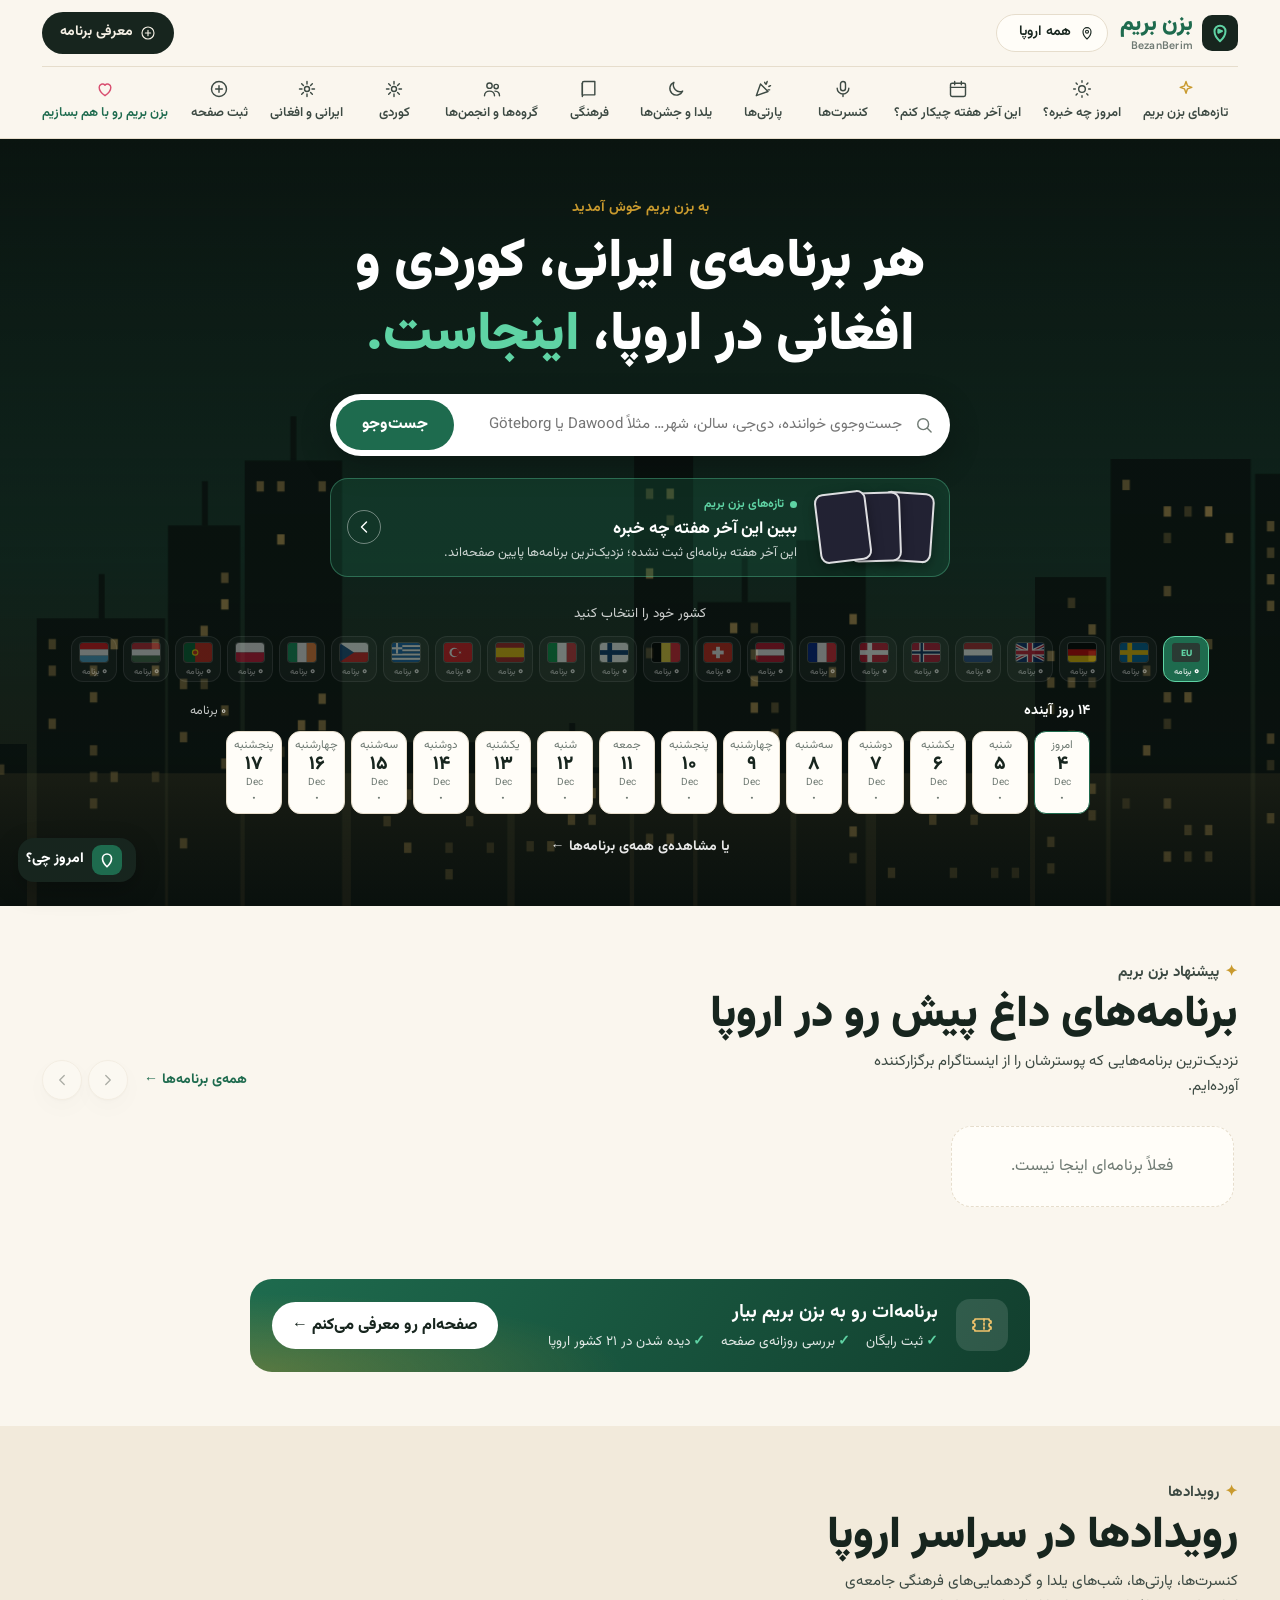
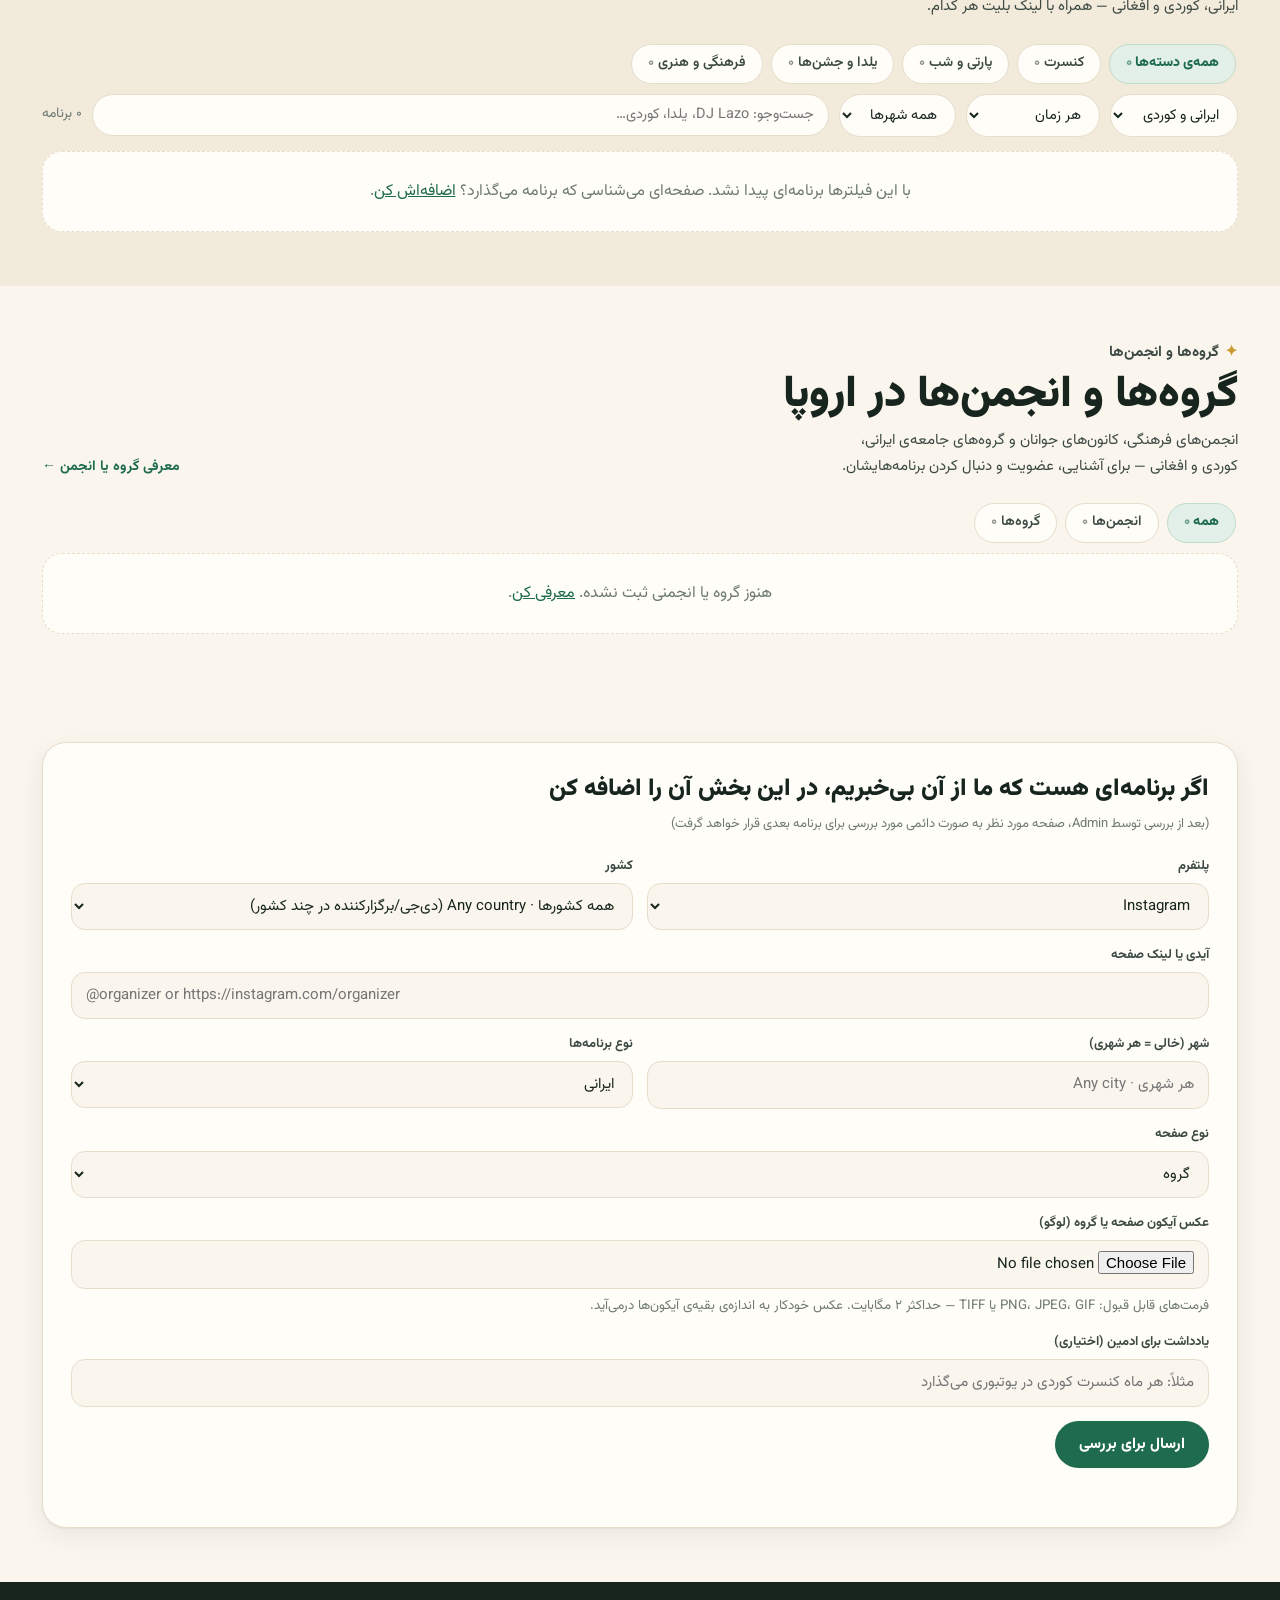
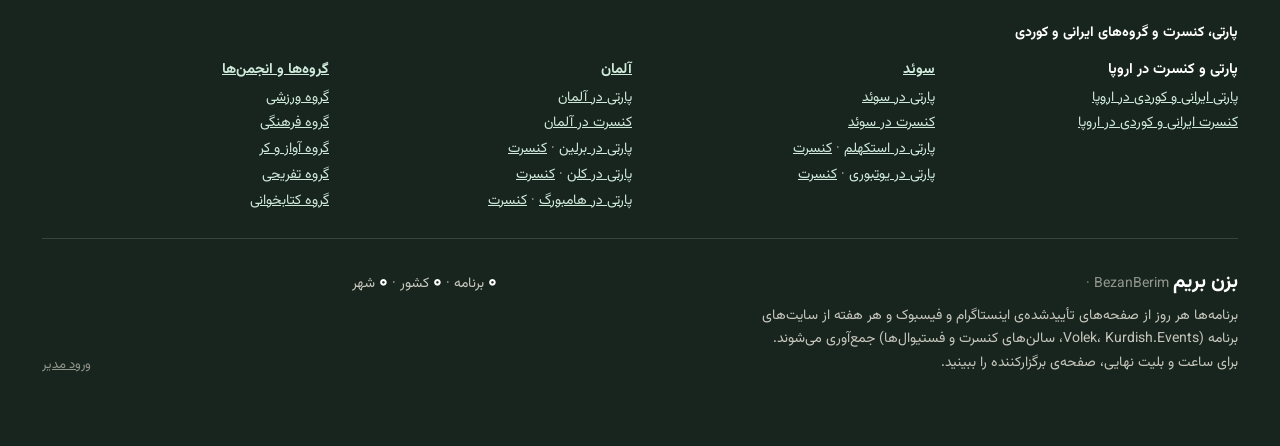
<file: site/index.html>
<!DOCTYPE html>
<html lang="fa" dir="rtl">
<head>
<meta charset="utf-8">
<meta name="viewport" content="width=device-width, initial-scale=1">
<meta name="theme-color" content="#17251E">
<title>بزن بریم · BezanBerim — پارتی، کنسرت و گروه‌های ایرانی، کوردی و افغانی در اروپا</title>
<meta name="description" content="برنامه‌های ایرانی، کوردی و افغانی در اروپا: پارتی و کنسرت در استکهلم، یوتبوری، برلین، کلن و هامبورگ، به‌علاوه‌ی گروه‌های ورزشی، فرهنگی، آواز و کر، تفریحی و کتابخوانی.">
<meta name="robots" content="index,follow,max-image-preview:large">
<link rel="canonical" href="https://bezanberim.eu/">
<meta property="og:type" content="website"><meta property="og:site_name" content="BezanBerim · بزن بریم"><meta property="og:locale" content="fa_IR">
<meta property="og:title" content="بزن بریم · BezanBerim — پارتی، کنسرت و گروه‌های ایرانی، کوردی و افغانی در اروپا"><meta property="og:description" content="برنامه‌های ایرانی، کوردی و افغانی در اروپا: پارتی و کنسرت در استکهلم، یوتبوری، برلین، کلن و هامبورگ، به‌علاوه‌ی گروه‌های ورزشی، فرهنگی، آواز و کر، تفریحی و کتابخوانی."><meta property="og:url" content="https://bezanberim.eu/">
<meta property="og:image" content="https://bezanberim.eu/assets/og.png"><meta name="twitter:card" content="summary_large_image">
<script type="application/ld+json">{"@context": "https://schema.org", "@graph": [{"@type": "WebSite", "@id": "https://bezanberim.eu/#site", "url": "https://bezanberim.eu/", "name": "بزن بریم · BezanBerim", "inLanguage": "fa", "description": "برنامه‌های ایرانی، کوردی و افغانی در اروپا: پارتی و کنسرت در استکهلم، یوتبوری، برلین، کلن و هامبورگ، به‌علاوه‌ی گروه‌های ورزشی، فرهنگی، آواز و کر، تفریحی و کتابخوانی."}, {"@type": "Organization", "@id": "https://bezanberim.eu/#org", "name": "BezanBerim · بزن بریم", "url": "https://bezanberim.eu/"}]}</script>
<link rel="preconnect" href="https://fonts.googleapis.com">
<link rel="preconnect" href="https://fonts.gstatic.com" crossorigin>
<link href="https://fonts.googleapis.com/css2?family=Figtree:wght@600;800&family=Vazirmatn:wght@400;500;600;700;800;900&display=swap" rel="stylesheet">
<link rel="stylesheet" href="assets/css/style.css">
</head>
<body>
<svg width="0" height="0" style="position:absolute" aria-hidden="true">
  <symbol id="i-spark" viewBox="0 0 24 24"><path d="M12 3l1.8 5.2L19 10l-5.2 1.8L12 17l-1.8-5.2L5 10l5.2-1.8z"/></symbol>
  <symbol id="i-sun" viewBox="0 0 24 24"><circle cx="12" cy="12" r="4"/><path d="M12 2v2M12 20v2M4.9 4.9l1.4 1.4M17.7 17.7l1.4 1.4M2 12h2M20 12h2M4.9 19.1l1.4-1.4M17.7 6.3l1.4-1.4"/></symbol>
  <symbol id="i-cal" viewBox="0 0 24 24"><rect x="3" y="5" width="18" height="16" rx="2"/><path d="M16 3v4M8 3v4M3 10h18"/></symbol>
  <symbol id="i-mic" viewBox="0 0 24 24"><rect x="9" y="3" width="6" height="11" rx="3"/><path d="M5 11a7 7 0 0014 0M12 18v3"/></symbol>
  <symbol id="i-party" viewBox="0 0 24 24"><path d="M4 20l5-14 9 9z"/><path d="M14 4l1 2M19 9l2-1M17 3l-1 3M20 13l-2 0"/></symbol>
  <symbol id="i-book" viewBox="0 0 24 24"><path d="M4 5a2 2 0 012-2h13v16H6a2 2 0 00-2 2z"/><path d="M4 19V5"/></symbol>
  <symbol id="i-sun2" viewBox="0 0 24 24"><circle cx="12" cy="12" r="3"/><path d="M12 3v3M12 18v3M3 12h3M18 12h3M5.6 5.6l2.1 2.1M16.3 16.3l2.1 2.1M5.6 18.4l2.1-2.1M16.3 7.7l2.1-2.1"/></symbol>
  <symbol id="i-moon" viewBox="0 0 24 24"><path d="M20 14.5A8 8 0 019.5 4a8 8 0 1010.5 10.5z"/></symbol>
  <symbol id="i-users" viewBox="0 0 24 24"><circle cx="9" cy="8" r="3.2"/><path d="M3 20c0-3.3 2.7-5.5 6-5.5s6 2.2 6 5.5"/><circle cx="17" cy="9" r="2.6"/><path d="M15.5 14.6c2.9.2 5.5 2.2 5.5 5.4"/></symbol>
  <symbol id="i-shield" viewBox="0 0 24 24"><path d="M12 3l7 3v5c0 4.5-3 8-7 10-4-2-7-5.5-7-10V6z"/><path d="M9 12l2.2 2.2L15.5 10"/></symbol>
  <symbol id="i-up" viewBox="0 0 24 24"><path d="M6 14l6-6 6 6"/></symbol>
  <symbol id="i-plus" viewBox="0 0 24 24"><circle cx="12" cy="12" r="9"/><path d="M12 8v8M8 12h8"/></symbol>
  <symbol id="i-heart" viewBox="0 0 24 24"><path d="M12 20s-7-4.4-7-10a4 4 0 017-2.6A4 4 0 0119 10c0 5.6-7 10-7 10z"/></symbol>
  <symbol id="i-pin" viewBox="0 0 24 24"><path d="M12 21s-6-5.5-6-11a6 6 0 0112 0c0 5.5-6 11-6 11z"/><circle cx="12" cy="10" r="2.2"/></symbol>
  <symbol id="i-search" viewBox="0 0 24 24"><circle cx="11" cy="11" r="6.5"/><path d="M16 16l4.5 4.5"/></symbol>
  <symbol id="i-left" viewBox="0 0 24 24"><path d="M15 6l-6 6 6 6"/></symbol>
  <symbol id="i-right" viewBox="0 0 24 24"><path d="M9 6l6 6-6 6"/></symbol>
  <symbol id="i-ig" viewBox="0 0 24 24"><rect x="3" y="3" width="18" height="18" rx="5"/><circle cx="12" cy="12" r="4"/><path d="M17.5 6.5h.01"/></symbol>
  <symbol id="i-ticket" viewBox="0 0 24 24"><path d="M3 8a2 2 0 002-2h14a2 2 0 002 2v2a2 2 0 000 4v2a2 2 0 00-2 2H5a2 2 0 00-2-2v-2a2 2 0 000-4z"/><path d="M14 6v12" stroke-dasharray="2 2"/></symbol>
</svg>

<header class="site-header">
  <div class="wrap">
    <div class="bar">
      <a class="logo" href="#top" aria-label="BezanBerim">
        <span class="mark"><svg viewBox="0 0 24 24" fill="none" stroke="#5FD3A4" stroke-width="2.2" stroke-linecap="round" stroke-linejoin="round"><path d="M12 21s-6-5.5-6-11a6 6 0 0112 0c0 5.5-6 11-6 11z"/><path d="M10.2 8.3l4 1.7-4 1.7z" fill="#5FD3A4"/></svg></span>
        <span><b>بزن بریم</b><small>BezanBerim</small></span>
      </a>
      <label class="pill country"><svg class="ico"><use href="#i-pin"/></svg><span class="sr">کشور</span><select id="countrySel"></select></label>
      <span class="spacer"></span>
      <button type="button" class="admbadge" id="admBadge" hidden title="خروج از حساب ادمین"><svg class="ico"><use href="#i-shield"/></svg><span>Admin</span><b>خروج</b></button>
      <a class="btn-dark" href="#add"><svg class="ico"><use href="#i-plus"/></svg>معرفی برنامه</a>
    </div>
    <nav class="nav" id="nav" aria-label="دسته‌ها">
      <button type="button" class="hot" data-nav="new"><svg class="ico"><use href="#i-spark"/></svg>تازه‌های بزن بریم</button>
      <button type="button" data-nav="today"><svg class="ico"><use href="#i-sun"/></svg>امروز چه خبره؟</button>
      <button type="button" data-nav="weekend"><svg class="ico"><use href="#i-cal"/></svg>این آخر هفته چیکار کنم؟</button>
      <button type="button" data-nav="concert"><svg class="ico"><use href="#i-mic"/></svg>کنسرت‌ها</button>
      <button type="button" data-nav="party"><svg class="ico"><use href="#i-party"/></svg>پارتی‌ها</button>
      <button type="button" data-nav="celebration"><svg class="ico"><use href="#i-moon"/></svg>یلدا و جشن‌ها</button>
      <button type="button" data-nav="culture"><svg class="ico"><use href="#i-book"/></svg>فرهنگی</button>
      <button type="button" data-nav="groups"><svg class="ico"><use href="#i-users"/></svg>گروه‌ها و انجمن‌ها</button>
      <button type="button" data-nav="kurdish"><svg class="ico"><use href="#i-sun2"/></svg>کوردی</button>
      <button type="button" data-nav="persian"><svg class="ico"><use href="#i-sun2"/></svg>ایرانی و افغانی</button>
      <button type="button" data-nav="add"><svg class="ico"><use href="#i-plus"/></svg>ثبت صفحه</button>
      <button type="button" class="love" data-nav="add"><svg class="ico"><use href="#i-heart"/></svg>بزن بریم رو با هم بسازیم</button>
    </nav>
  </div>
</header>

<main id="top">
  <section class="hero">
    <div class="sky" aria-hidden="true">
      <svg viewBox="0 0 1440 520" preserveAspectRatio="xMidYMax slice">
        <defs>
          <linearGradient id="g1" x1="0" y1="0" x2="0" y2="1"><stop offset="0" stop-color="#0B1712"/><stop offset=".55" stop-color="#173A2D"/><stop offset="1" stop-color="#3A3320"/></linearGradient>
          <linearGradient id="g2" x1="0" y1="0" x2="0" y2="1"><stop offset="0" stop-color="#F2C46B" stop-opacity=".55"/><stop offset="1" stop-color="#F2C46B" stop-opacity="0"/></linearGradient>
        </defs>
        <rect width="1440" height="520" fill="url(#g1)"/>
        <g fill="#0A1410" opacity=".95" id="skyline"></g>
        <rect y="430" width="1440" height="90" fill="url(#g2)" opacity=".35"/>
      </svg>
    </div>
    <div class="flagtint" id="flagTint" aria-hidden="true"></div>
    <div class="wrap">
      <p class="hello">به بزن بریم خوش آمدید</p>
      <h1>هر برنامه‌ی ایرانی، کوردی و افغانی در اروپا، <em>اینجاست.</em></h1>
      <form class="searchbox" id="heroSearch" role="search">
        <svg class="ico"><use href="#i-search"/></svg>
        <label class="sr" for="hq">جست‌وجو</label>
        <input id="hq" type="search" placeholder="جست‌وجوی خواننده، دی‌جی، سالن، شهر… مثلاً Dawood یا Göteborg">
        <button type="submit">جست‌وجو</button>
      </form>
      <div class="qnav" id="qnav" aria-label="دسته‌ها"></div>
      <button type="button" class="weekend" id="weekendCard">
        <span class="stack" id="stack"><span></span><span></span><span></span></span>
        <span class="wt"><span class="live">تازه‌های بزن بریم</span><b>ببین این آخر هفته چه خبره</b><small id="weekendTxt">کنسرت‌ها، پارتی‌ها و جشن‌های آخر هفته در سراسر اروپا. بکش پایین.</small></span>
        <span class="arr"><svg class="ico"><use href="#i-left"/></svg></span>
      </button>
      <p class="pick">کشور خود را انتخاب کنید</p>
      <div class="flags" id="flags"></div>
      <div class="calbar in-hero" aria-label="تقویم دو هفته‌ی آینده"><div class="calhead"><b>۱۴ روز آینده</b><span id="calSub"></span></div><div class="calstrip" id="calStrip" role="list"></div></div>
      <a class="allads" href="#events">یا مشاهده‌ی همه‌ی برنامه‌ها ←</a>
    </div>
  </section>

  <section class="block" id="soon">
    <div class="wrap">
      <div class="shead">
        <div><p class="eyebrow">پیشنهاد بزن بریم</p><h2 id="soonTitle">برنامه‌های داغ پیش رو</h2><p id="soonSub">نزدیک‌ترین برنامه‌هایی که پوسترشان را از اینستاگرام برگزارکننده آورده‌ایم.</p></div>
        <div class="tools"><button class="more" type="button" data-goto="events">همه‌ی برنامه‌ها ←</button><div class="arrows"><button type="button" id="prev" aria-label="قبلی"><svg class="ico"><use href="#i-right"/></svg></button><button type="button" id="next" aria-label="بعدی"><svg class="ico"><use href="#i-left"/></svg></button></div></div>
      </div>
      <div class="rail" id="rail"></div>
    </div>
  </section>

  <div class="wrap">
    <div class="cta">
      <span class="ci"><svg class="ico"><use href="#i-ticket"/></svg></span>
      <span class="ct"><b>برنامه‌ات رو به بزن بریم بیار</b><ul><li>ثبت رایگان</li><li>بررسی روزانه‌ی صفحه</li><li>دیده شدن در ۲۱ کشور اروپا</li></ul></span>
      <a href="#add">صفحه‌ام رو معرفی می‌کنم ←</a>
    </div>
  </div>

  <section class="block alt" id="events" style="margin-top:54px">
    <div class="wrap">
      <div class="shead">
        <div><p class="eyebrow">رویدادها</p><h2 id="evTitle">رویدادها در سراسر اروپا</h2><p>کنسرت‌ها، پارتی‌ها، شب‌های یلدا و گردهمایی‌های فرهنگی جامعه‌ی ایرانی، کوردی و افغانی — همراه با لینک بلیت هر کدام.</p></div>
      </div>
      <div class="chips" id="cats" role="group" aria-label="دسته"></div>
      <div class="filters">
        <label class="sr" for="typeSel">نوع</label>
        <select id="typeSel"><option value="all">ایرانی و کوردی</option><option value="persian">ایرانی / افغانی</option><option value="kurdish">کوردی</option></select>
        <label class="sr" for="whenSel">زمان</label>
        <select id="whenSel"><option value="all">هر زمان</option><option value="new">تازه اضافه‌شده</option><option value="today">امروز</option><option value="weekend">این آخر هفته</option><option value="week">۷ روز آینده</option><option value="month">۳۰ روز آینده</option></select>
        <label class="sr" for="city">شهر</label>
        <select id="city"><option value="">همه شهرها</option></select>
        <label class="sr" for="q">جست‌وجو</label>
        <input id="q" type="search" placeholder="جست‌وجو: DJ Lazo، یلدا، کوردی…">
        <span class="count" id="count"></span>
      </div>
      <div id="list" aria-live="polite"></div>
    </div>
  </section>

  <section class="block" id="groups">
    <div class="wrap">
      <div class="shead">
        <div><p class="eyebrow">گروه‌ها و انجمن‌ها</p><h2 id="grTitle">گروه‌ها و انجمن‌ها</h2><p>انجمن‌های فرهنگی، کانون‌های جوانان و گروه‌های جامعه‌ی ایرانی، کوردی و افغانی — برای آشنایی، عضویت و دنبال کردن برنامه‌هایشان.</p></div>
        <div class="tools"><a class="more" href="#add">معرفی گروه یا انجمن ←</a></div>
      </div>
      <div class="chips" id="grChips" role="group" aria-label="نوع گروه"></div>
      <div class="ggrid" id="groupsList"></div>
    </div>
  </section>

  <section class="block" id="add">
    <div class="wrap">
      <div class="panel" id="submitPanel">
        <h2>اگر برنامه‌ای هست که ما از آن بی‌خبریم، در این بخش آن را اضافه کن</h2>
        <p class="sub">(بعد از بررسی توسط Admin، صفحه مورد نظر به صورت دائمی مورد بررسی برای برنامه بعدی قرار خواهد گرفت)</p>
        <form id="subForm" novalidate>
          <div class="row2">
            <label class="field"><span>پلتفرم</span>
              <select id="sPlatform"><option value="instagram">Instagram</option><option value="facebook">Facebook</option><option value="website">وب‌سایت</option><option value="whatsapp">WhatsApp (گروه یا کانال)</option><option value="telegram">Telegram (کانال یا گروه)</option></select>
            </label>
            <label class="field"><span>کشور</span><select id="sCountry"></select></label>
          </div>
          <label class="field"><span>آیدی یا لینک صفحه</span><input id="sHandle" class="ltr" placeholder="@organizer or https://instagram.com/organizer" autocomplete="off"></label>
          <div class="row2">
            <label class="field"><span>شهر (خالی = هر شهری)</span><input id="sCity" placeholder="هر شهری · Any city"></label>
            <label class="field"><span>نوع برنامه‌ها</span><select id="sType"><option value="persian">ایرانی</option><option value="afghan">افغانی</option><option value="kurdish">کوردی</option><option value="all">همه</option></select></label>
          </div>
          <label class="field"><span>نوع صفحه</span><select id="sKind"><option value="گروه">گروه</option><option value="ایونت">ایونت</option><option value="انجمن">انجمن</option></select></label>
          <label class="field" id="sIconBox"><span>عکس آیکون صفحه یا گروه (لوگو)</span>
            <input id="sIcon" type="file" accept=".png,.jpg,.jpeg,.gif,.tif,.tiff,image/png,image/jpeg,image/gif,image/tiff">
            <small style="color:var(--muted)">فرمت‌های قابل قبول: PNG، JPEG، GIF یا TIFF — حداکثر ۲ مگابایت. عکس خودکار به اندازه‌ی بقیه‌ی آیکون‌ها درمی‌آید.</small>
          </label>
          <label class="field"><span>یادداشت برای ادمین (اختیاری)</span><input id="sNote" placeholder="مثلاً: هر ماه کنسرت کوردی در یوتبوری می‌گذارد"></label>
          <button class="btn" type="submit" id="sBtn">ارسال برای بررسی</button>
          <div class="msg" id="sMsg" role="status"></div>
          <div id="sFallback" hidden></div>
        </form>
        <div id="mine"></div>
      </div>

      <div class="panel" id="adminPanel" hidden style="margin-top:28px">
        <h2>Admin · مدیریت</h2>
        <p class="sub">همه‌ی ایونت‌ها، گروه‌ها و صفحه‌ها در یک جدول. با فیلتر پلتفرم، نوع، وضعیت و کشور پیدا کن، تأیید یا حذف کن.</p>
        <div id="admTable"></div>
        <div hidden>
        <div class="queue" id="queue"></div>
        <h2 style="margin-top:28px;font-size:19px">برنامه‌های پیشنهادی ربات <span id="pendN" style="color:var(--muted);font-weight:500;font-size:15px"></span></h2>
        <p class="sub">ایونت‌های کامل خودکار منتشر می‌شوند؛ فقط ایونت‌های ناقص (مثلاً بدون تاریخ یا کشور) اینجا منتظر بررسی می‌مانند.</p>
        <div class="queue" id="pending"></div>
        <h2 style="margin-top:28px;font-size:19px">صفحه‌های تحت پیگیری <span id="trackedN" style="color:var(--muted);font-weight:500;font-size:15px"></span></h2>
        <p class="sub">روی دکمه‌ی هر صفحه بزن تا برنامه‌های مربوط به آن را ببینی.</p>
        <ul class="sources" id="sources"></ul>
        </div>
        <h2 style="margin-top:28px;font-size:19px">راه تماس برای بازدیدکنندگان</h2>
        <p class="sub">بازدیدکننده‌هایی که نمی‌توانند مستقیم ارسال کنند، درخواستشان را برای این آدرس می‌فرستند.</p>
        <form id="contactForm" class="row2" style="align-items:end">
          <label class="field"><span>ایمیل یا اینستاگرام</span><input id="contact" class="ltr" placeholder="@yourpage or you@example.com"></label>
          <button class="btn ghost" type="submit">ذخیره</button>
        </form>
        <div hidden>
        <h2 style="margin-top:28px;font-size:19px">صفحه‌های حذف‌شده <span id="removedN" style="color:var(--muted);font-weight:500;font-size:15px"></span></h2>
        <p class="sub">صفحه‌هایی که پیگیری‌شان را متوقف کردی یا رد کردی. دیگر بررسی نمی‌شوند. با «بازگرداندن» دوباره پیگیری می‌شوند.</p>
        <ul class="sources" id="removed"></ul>
        </div>
      </div>
    </div>
  </section>
</main>

<footer>
  <div class="wrap"><nav class="seolinks" aria-label="پارتی، کنسرت و گروه‌ها به تفکیک شهر"><p class="sl-t">پارتی، کنسرت و گروه‌های ایرانی و کوردی</p><div class="lgrid"><div class="lcol"><b>پارتی و کنسرت در اروپا</b><ul><li><a href="party/">پارتی ایرانی و کوردی در اروپا</a></li><li><a href="concert/">کنسرت ایرانی و کوردی در اروپا</a></li></ul></div><div class="lcol"><b><a href="sweden/">سوئد</a></b><ul><li><a href="sweden/party/">پارتی در سوئد</a></li><li><a href="sweden/concert/">کنسرت در سوئد</a></li><li><a href="stockholm/party/">پارتی در استکهلم</a> · <a href="stockholm/concert/">کنسرت</a></li><li><a href="gothenburg/party/">پارتی در یوتبوری</a> · <a href="gothenburg/concert/">کنسرت</a></li></ul></div><div class="lcol"><b><a href="germany/">آلمان</a></b><ul><li><a href="germany/party/">پارتی در آلمان</a></li><li><a href="germany/concert/">کنسرت در آلمان</a></li><li><a href="berlin/party/">پارتی در برلین</a> · <a href="berlin/concert/">کنسرت</a></li><li><a href="cologne/party/">پارتی در کلن</a> · <a href="cologne/concert/">کنسرت</a></li><li><a href="hamburg/party/">پارتی در هامبورگ</a> · <a href="hamburg/concert/">کنسرت</a></li></ul></div><div class="lcol"><b><a href="groups/">گروه‌ها و انجمن‌ها</a></b><ul><li><a href="groups/sports/">گروه ورزشی</a></li><li><a href="groups/culture/">گروه فرهنگی</a></li><li><a href="groups/choir/">گروه آواز و کر</a></li><li><a href="groups/recreation/">گروه تفریحی</a></li><li><a href="groups/books/">گروه کتابخوانی</a></li></ul></div></div></nav></div>
  <div class="wrap cols">
    <div><b>بزن بریم</b> <span class="ltr" style="opacity:.7">· BezanBerim</span>
      <p>برنامه‌ها هر روز از صفحه‌های تأییدشده‌ی اینستاگرام و فیسبوک و هر هفته از سایت‌های برنامه (Volek، Kurdish.Events، سالن‌های کنسرت و فستیوال‌ها) جمع‌آوری می‌شوند. برای ساعت و بلیت نهایی، صفحه‌ی برگزارکننده را ببینید.</p></div>
    <div id="footStats"></div>
    <a href="admin/" rel="nofollow" style="color:rgba(244,239,228,.55);font-size:13px;align-self:flex-end">ورود مدیر</a>
  </div>
</footer>

<button class="totop" type="button" id="toTop" aria-label="برگشت به بالا"><svg class="ico"><use href="#i-up"/></svg></button>
<button class="fab" type="button" id="fab"><span class="m"><svg viewBox="0 0 24 24" fill="none" stroke="#fff" stroke-width="2.2"><path d="M12 21s-6-5.5-6-11a6 6 0 0112 0c0 5.5-6 11-6 11z"/></svg></span>امروز چی؟</button>

<script src="assets/js/flags.js"></script>
<script src="assets/js/backend.js"></script>
<script src="assets/js/app.js"></script>
</body>
</html>
</file>
<file: site/assets/css/style.css>
/* BezanBerim · بزن بریم — plain CSS, same family of look as onja.ca:
   cream paper background, deep green brand, white rounded cards, Vazirmatn. */
:root{
  --paper:#FAF6EE; --paper2:#F2EADB; --card:#FFFDF8; --ink:#17251E; --ink2:#3D4A43; --muted:#6F7A73;
  --line:#E6DDCC; --green:#1E6B4E; --green-d:#14503A; --green-l:#E3F0E9; --gold:#C99A2E; --cream-ink:#F4EFE4;
  --persian:#C9822B; --kurdish:#1E6B4E; --both:#B04A3A; --test:#D7263D;
  --fa:"Vazirmatn", Tahoma, sans-serif;
  --lat:"Figtree","Vazirmatn", sans-serif;
  --r:20px; --shadow:0 1px 2px rgba(23,37,30,.06), 0 8px 24px rgba(23,37,30,.07);
}
*{box-sizing:border-box}
html{scroll-behavior:smooth;scroll-padding-top:150px}
@media (prefers-reduced-motion: reduce){ html{scroll-behavior:auto} }
html,body{margin:0}
body{background:var(--paper);color:var(--ink);font-family:var(--fa);font-size:16px;line-height:1.7}
a{color:var(--green)}
img{max-width:100%}
:focus-visible{outline:2px solid var(--green);outline-offset:2px;border-radius:10px}
.wrap{max-width:1240px;margin:0 auto;padding:0 22px}
.ltr{direction:ltr;unicode-bidi:isolate}
.sr{position:absolute;width:1px;height:1px;overflow:hidden;clip:rect(0 0 0 0)}
.ico{width:20px;height:20px;stroke:currentColor;fill:none;stroke-width:1.7;stroke-linecap:round;stroke-linejoin:round;flex:0 0 auto}

/* ---------- header ---------- */
.site-header{position:sticky;top:0;z-index:20;background:rgba(250,246,238,.94);backdrop-filter:blur(10px);-webkit-backdrop-filter:blur(10px);border-bottom:1px solid var(--line)}
.bar{display:flex;align-items:center;gap:12px;padding:12px 0}
.logo{display:flex;align-items:center;gap:9px;text-decoration:none;color:var(--ink)}
.logo .mark{width:36px;height:36px;border-radius:10px;background:var(--ink);display:grid;place-items:center}
.logo .mark svg{width:22px;height:22px}
.logo b{font-size:22px;font-weight:900;color:var(--green);line-height:1}
.logo small{display:block;font-family:var(--lat);font-size:11px;color:var(--muted);font-weight:600;letter-spacing:.02em;line-height:1.1;direction:ltr;text-align:right}
.pill{display:inline-flex;align-items:center;gap:6px;border:1px solid var(--line);background:var(--card);border-radius:999px;padding:6px 12px;font:inherit;font-size:14px;font-weight:600;color:var(--ink)}
.pill select{border:0;background:none;font:inherit;color:inherit;padding:0 2px;appearance:none;-webkit-appearance:none;cursor:pointer}
.pill .ico{width:16px;height:16px}
.spacer{flex:1}
.btn-dark{display:inline-flex;align-items:center;gap:7px;background:var(--ink);color:var(--cream-ink);border:0;border-radius:999px;padding:9px 18px;font:inherit;font-weight:700;font-size:14px;text-decoration:none;cursor:pointer}
.btn-dark .ico{width:16px;height:16px}
.nav{display:flex;gap:2px;overflow-x:auto;padding:4px 0 8px;scrollbar-width:none;border-top:1px solid var(--line)}
.nav::-webkit-scrollbar{display:none}
.nav button{flex:0 0 auto;display:flex;flex-direction:column;align-items:center;gap:3px;min-width:78px;padding:8px 10px 6px;border:0;background:none;font:inherit;font-size:13px;font-weight:600;color:var(--ink2);border-radius:12px;cursor:pointer}
.nav button:hover{background:var(--paper2)}
.nav button[aria-pressed="true"]{color:var(--green)}
.nav button[aria-pressed="true"] .ico{stroke:var(--green)}
.nav .hot .ico{stroke:var(--gold)}
.nav .love{color:var(--green)}
.nav .love .ico{stroke:#D94F70}

/* ---------- hero ---------- */
.hero{position:relative;color:#fff;overflow:hidden;background:#0E1A15}
.hero .sky{position:absolute;inset:0}
.hero .sky svg{position:absolute;inset:0;width:100%;height:100%}
.hero::after{content:"";position:absolute;inset:0;background:linear-gradient(180deg,rgba(9,16,13,.35),rgba(9,16,13,.72))}
.hero .wrap{position:relative;z-index:1;padding-top:58px;padding-bottom:46px;text-align:center}
.hello{color:var(--gold);font-weight:700;font-size:14px;margin:0}
.hero h1{font-size:clamp(30px,5vw,54px);font-weight:900;line-height:1.35;margin:6px auto 22px;max-width:20ch;text-wrap:balance}
.hero h1 em{font-style:normal;color:#5FD3A4}
.searchbox{display:flex;align-items:center;gap:8px;background:#fff;border-radius:999px;padding:6px;max-width:620px;margin:0 auto;box-shadow:0 10px 30px rgba(0,0,0,.25)}
.searchbox .ico{stroke:var(--muted);margin-inline-start:10px}
.searchbox input{flex:1;min-width:0;border:0;background:none;font:inherit;font-size:15px;color:var(--ink);padding:10px 4px}
.searchbox input:focus{outline:none}
.searchbox button{background:var(--green);color:#fff;border:0;border-radius:999px;padding:11px 26px;font:inherit;font-weight:800;cursor:pointer}
.weekend{display:flex;align-items:center;gap:18px;max-width:620px;margin:22px auto 0;padding:12px 16px;border-radius:18px;background:rgba(30,107,78,.28);border:1px solid rgba(95,211,164,.35);color:#fff;text-decoration:none;text-align:right;cursor:pointer;font:inherit;width:100%}
.weekend:hover{background:rgba(30,107,78,.42)}
.stack{position:relative;width:118px;height:70px;flex:0 0 auto}
.stack span{position:absolute;top:0;width:52px;height:70px;border-radius:9px;border:2px solid rgba(255,255,255,.85);background:#223;background-size:cover;background-position:center;box-shadow:0 4px 12px rgba(0,0,0,.35)}
.stack span:nth-child(1){right:0;transform:rotate(4deg)}
.stack span:nth-child(2){right:32px;transform:rotate(-2deg)}
.stack span:nth-child(3){right:64px;transform:rotate(-7deg)}
.weekend .wt{flex:1;min-width:0}
.weekend .live{display:inline-flex;align-items:center;gap:6px;font-size:12px;font-weight:700;color:#5FD3A4}
.weekend .live::before{content:"";width:7px;height:7px;border-radius:50%;background:#5FD3A4}
.weekend b{display:block;font-size:17px;line-height:1.4}
.weekend small{display:block;color:rgba(255,255,255,.78);font-size:13px}
.weekend .arr{width:34px;height:34px;border-radius:50%;border:1px solid rgba(255,255,255,.4);display:grid;place-items:center;flex:0 0 auto}
.pick{margin:26px 0 0;color:rgba(255,255,255,.8);font-size:13.5px}
.flags{display:flex;flex-wrap:wrap;justify-content:center;gap:6px;margin-top:10px}
.flag{display:flex;flex-direction:column;align-items:center;gap:3px;min-width:46px;padding:6px 6px 4px;border:1px solid rgba(255,255,255,.18);border-radius:12px;background:rgba(255,255,255,.08);color:#fff;font:inherit;cursor:pointer}
.flag:hover{background:rgba(255,255,255,.16)}
.flag[aria-pressed="true"]{background:var(--green);border-color:#5FD3A4}
.flag.zero{opacity:.4}
.flag svg{width:28px;height:19px;border-radius:3px;display:block;box-shadow:0 0 0 1px rgba(255,255,255,.25)}
.flag .n{font-size:12px;font-weight:800;line-height:1}
.flag .n small{font-size:8.5px;font-weight:500;opacity:.8;margin-inline-start:2px}
.globe{width:28px;height:19px;border-radius:3px;display:grid;place-items:center;background:#2A3A33;font-family:var(--lat);font-weight:800;font-size:9px;color:#5FD3A4}
.allads{display:inline-block;margin-top:14px;color:#fff;font-size:14px;font-weight:700;text-decoration:none;opacity:.9}

/* ---------- sections ---------- */
section.block{padding:54px 0}
section.alt{background:var(--paper2)}
.eyebrow{display:flex;align-items:center;gap:6px;font-size:13px;font-weight:700;color:var(--muted);margin:0}
.eyebrow::before{content:"✦";color:var(--gold)}
.shead{display:flex;align-items:flex-end;justify-content:space-between;gap:16px;flex-wrap:wrap;margin-bottom:22px}
.shead h2{font-size:clamp(28px,4vw,44px);font-weight:900;line-height:1.3;margin:2px 0 4px}
.shead p{margin:0;color:var(--ink2);max-width:52ch;font-size:15px}
.shead .tools{display:flex;align-items:center;gap:10px}
.more{display:inline-flex;align-items:center;gap:5px;font-weight:700;font-size:14px;color:var(--green);text-decoration:none;background:none;border:0;font-family:inherit;cursor:pointer}
.arrows{display:flex;gap:6px}
.arrows button{width:40px;height:40px;border-radius:50%;border:1px solid var(--line);background:var(--card);display:grid;place-items:center;cursor:pointer;box-shadow:var(--shadow);color:var(--ink)}
.arrows button:disabled{opacity:.35;cursor:default}
.arrows .ico{width:18px;height:18px}

.chips{display:flex;gap:8px;overflow-x:auto;padding:2px 2px 10px;scrollbar-width:none}
.chips::-webkit-scrollbar{display:none}
.chip{flex:0 0 auto;border:1px solid var(--line);background:var(--card);color:var(--ink2);border-radius:999px;padding:7px 16px;font:inherit;font-size:14px;font-weight:600;cursor:pointer}
.chip[aria-pressed="true"]{background:var(--green-l);border-color:#BFDCCB;color:var(--green);font-weight:800}
.filters{display:flex;flex-wrap:wrap;gap:10px;align-items:center;margin-bottom:14px}
.filters select,.filters input{font:inherit;font-size:14.5px;color:var(--ink);background:var(--card);border:1px solid var(--line);border-radius:999px;padding:8px 14px}
.filters input{flex:1 1 220px;min-width:0}
.count{color:var(--muted);font-size:14px;margin-inline-start:auto}

/* ---------- event cards ---------- */
.rail{display:grid;grid-auto-flow:column;grid-auto-columns:minmax(260px,1fr);gap:18px;overflow-x:auto;scroll-snap-type:x mandatory;padding:4px 4px 18px;scrollbar-width:none}
.rail::-webkit-scrollbar{display:none}
.rail > *{scroll-snap-align:start}
@media (min-width:1100px){ .rail{grid-auto-columns:calc((100% - 54px)/4)} }
.grid{display:grid;grid-template-columns:repeat(auto-fill,minmax(250px,1fr));gap:18px}
.month{font-weight:900;font-size:19px;color:var(--ink);margin:34px 0 14px;display:flex;align-items:center;gap:12px}
.month::after{content:"";flex:1;height:1px;background:var(--line)}
.month:first-child{margin-top:6px}

.ev{position:relative;display:flex;flex-direction:column;background:var(--card);border-radius:var(--r);overflow:hidden;box-shadow:var(--shadow);border:1px solid rgba(230,221,204,.7);min-width:0;color:inherit;text-decoration:none}
.ev .img{position:relative;aspect-ratio:16/11;background:var(--paper2);overflow:hidden}
.ev .img img{position:absolute;inset:0;width:100%;height:100%;object-fit:cover;object-position:center 25%}
.ph{position:absolute;inset:0;display:flex;flex-direction:column;justify-content:center;align-items:center;gap:2px;text-align:center;padding:14px;
  background:radial-gradient(120% 90% at 100% 0%, rgba(201,130,43,.22), transparent 60%), repeating-linear-gradient(45deg, rgba(23,37,30,.035) 0 10px, transparent 10px 20px), var(--paper2)}
.ev.kurdish .ph{background:radial-gradient(120% 90% at 100% 0%, rgba(30,107,78,.22), transparent 60%), repeating-linear-gradient(45deg, rgba(23,37,30,.035) 0 10px, transparent 10px 20px), var(--paper2)}
.ph b{font-family:var(--lat);font-size:28px;font-weight:800;color:var(--ink);line-height:1.1;direction:ltr}
.ph small{font-size:12.5px;color:var(--muted);direction:ltr}
.tag{position:absolute;top:10px;right:10px;font-size:11.5px;font-weight:800;padding:2px 10px;border-radius:999px;color:#fff;background:var(--persian);z-index:1}
.tag.kurdish{background:var(--kurdish)} .tag.both{background:var(--both)}
.testtag{position:absolute;top:10px;left:10px;z-index:1;font-family:var(--lat);font-size:11px;font-weight:800;letter-spacing:.08em;padding:2px 9px;border-radius:6px;background:var(--test);color:#fff}
.igb{position:absolute;bottom:8px;left:8px;z-index:1;width:26px;height:26px;border-radius:8px;background:rgba(255,255,255,.92);display:grid;place-items:center}
.igb .ico{width:15px;height:15px;stroke:#C13584}
.datepill{align-self:flex-start;margin:-15px 14px 0;position:relative;z-index:2;display:inline-flex;align-items:baseline;gap:5px;background:var(--green-d);color:var(--cream-ink);border-radius:999px;padding:3px 12px;font-size:12.5px;font-weight:700;white-space:nowrap}
.datepill b{font-size:16px;font-weight:900}
.datepill i{font-style:normal;color:#F2C46B}
.ev .body{padding:10px 16px 14px;display:flex;flex-direction:column;gap:3px;flex:1}
.ev h3{margin:2px 0 2px;font-size:17px;font-weight:800;line-height:1.45;color:var(--green-d);overflow-wrap:anywhere;display:-webkit-box;-webkit-line-clamp:2;-webkit-box-orient:vertical;overflow:hidden}
.ev .where{display:flex;align-items:center;gap:6px;font-size:13.5px;color:var(--ink2);font-weight:600}
.ev .where svg{width:18px;height:12px;border-radius:2px;flex:0 0 auto;box-shadow:0 0 0 1px rgba(0,0,0,.08)}
.ev .venue{font-size:13px;color:var(--muted);white-space:nowrap;overflow:hidden;text-overflow:ellipsis}
.ev .time{font-size:13px;color:var(--muted)}
.ev .org{font-size:13px;color:var(--ink2);margin-top:4px;display:-webkit-box;-webkit-line-clamp:2;-webkit-box-orient:vertical;overflow:hidden}
.ev .foot{margin-top:auto;padding-top:12px;display:flex;align-items:center;justify-content:space-between;gap:10px;border-top:1px solid var(--line)}
.ev .price{font-size:13px;font-weight:700;color:var(--ink);overflow:hidden;text-overflow:ellipsis;white-space:nowrap;min-width:0}
.ev .price.unk{color:var(--muted);font-weight:500}
.ticket{flex:0 0 auto;background:#fff;border-radius:999px;padding:6px 16px;font-size:13.5px;font-weight:800;color:var(--ink);box-shadow:0 2px 8px rgba(23,37,30,.14)}
.ev:hover .ticket{background:var(--green);color:#fff}
@media (prefers-reduced-motion: no-preference){
  .ev{transition:transform .18s ease, box-shadow .18s ease}
  .ev:hover{transform:translateY(-3px);box-shadow:0 2px 4px rgba(23,37,30,.08),0 16px 34px rgba(23,37,30,.12)}
}
.empty,.note{background:var(--card);border:1px dashed var(--line);border-radius:var(--r);padding:26px;color:var(--muted);text-align:center}
.note{border-style:solid}

/* ---------- groups & associations ---------- */
.ggrid{display:grid;grid-template-columns:repeat(auto-fill,minmax(270px,1fr));gap:16px}
.gcard{display:flex;flex-direction:column;gap:10px;align-items:stretch;background:var(--card);border:1px solid rgba(230,221,204,.8);border-radius:var(--r);padding:16px;box-shadow:var(--shadow);text-decoration:none;color:inherit;min-width:0}
.gcard .av{display:grid;place-items:center;width:96px;height:96px;border-radius:20px;margin-bottom:12px;font-weight:900;font-size:34px;color:#fff;background:var(--persian)}
.gcard .cover{display:block;width:96px;height:96px;object-fit:cover;border-radius:20px;margin-bottom:12px}
.gcard .grow{display:block;width:100%}
.gcard .grow .gb{display:block;width:100%}
#grChips[hidden]{display:none}
.gcard .av.logo{width:96px;height:96px;border-radius:20px;background:#fff;overflow:hidden;padding:6px;border:1px solid #e6dfd0}
.gcard .av.logo img{width:100%;height:100%;object-fit:contain;display:block}
.gcard.kurdish .av{background:var(--kurdish)} .gcard.both .av{background:var(--both)}
.gcard .gb{min-width:0;flex:1;display:flex;flex-direction:column;gap:3px}
.gcard h3{margin:0;font-size:16.5px;font-weight:800;color:var(--green-d);line-height:1.45;overflow-wrap:anywhere}
.gcard .gl{font-family:var(--lat);font-size:12.5px;color:var(--muted);direction:ltr;text-align:right}
.gcard .gw{display:flex;align-items:center;gap:6px;font-size:13px;color:var(--ink2);font-weight:600;flex-wrap:wrap}
.gcard .gw svg{width:18px;height:12px;border-radius:2px;box-shadow:0 0 0 1px rgba(0,0,0,.08)}
.gcard .kind{font-size:11.5px;font-weight:800;padding:1px 9px;border-radius:999px;background:var(--green-l);color:var(--green)}
.gcard p{margin:2px 0 0;font-size:13.5px;color:var(--ink2);line-height:1.6}
.gcard .go{margin-top:6px;font-size:13px;font-weight:800;color:var(--green)}
.gcard .go.soon{color:var(--muted);font-weight:600}
@media (prefers-reduced-motion: no-preference){ a.gcard{transition:transform .18s ease} a.gcard:hover{transform:translateY(-2px)} }

/* ---------- CTA ---------- */
.cta{display:flex;align-items:center;gap:18px;flex-wrap:wrap;max-width:780px;margin:0 auto;padding:18px 22px;border-radius:22px;color:#fff;
  background:radial-gradient(80% 140% at 0% 100%, rgba(201,154,46,.35), transparent 60%), linear-gradient(120deg,#1E6B4E,#123F2E)}
.cta .ci{width:52px;height:52px;border-radius:14px;background:rgba(255,255,255,.12);display:grid;place-items:center;flex:0 0 auto}
.cta .ci .ico{stroke:#F2C46B;width:24px;height:24px}
.cta .ct{flex:1;min-width:220px}
.cta b{font-size:19px;display:block}
.cta ul{list-style:none;margin:2px 0 0;padding:0;display:flex;flex-wrap:wrap;gap:4px 16px;font-size:13.5px;color:rgba(255,255,255,.88)}
.cta li::before{content:"✓ ";color:#5FD3A4;font-weight:800}
.cta a{background:#fff;color:var(--ink);border-radius:999px;padding:10px 20px;font-weight:800;text-decoration:none;white-space:nowrap}

/* ---------- forms / panels ---------- */
.panel{background:var(--card);border-radius:24px;box-shadow:var(--shadow);border:1px solid var(--line);padding:28px}
.panel h2{font-size:24px;font-weight:900;line-height:1.55;margin:0}
.panel .sub{margin:4px 0 20px;color:var(--muted);font-size:13px}
form{display:grid;gap:14px}
.row2{display:grid;grid-template-columns:1fr 1fr;gap:14px}
.field{display:flex;flex-direction:column;gap:6px}
.field span{font-size:13px;font-weight:700;color:var(--ink2)}
.field input,.field select{font:inherit;font-size:15px;color:var(--ink);background:var(--paper);border:1px solid var(--line);border-radius:14px;padding:10px 14px}
.btn{font:inherit;font-weight:800;font-size:15px;border:0;border-radius:999px;padding:11px 24px;background:var(--green);color:#fff;cursor:pointer;justify-self:start}
.btn.ghost{background:var(--paper2);color:var(--ink)}
.btn.small{font-size:13px;padding:6px 14px}
.btn.ok{background:var(--green)} .btn.no{background:#C0392B}
.msg{font-size:14px;min-height:1.2em}
.msg.good{color:var(--green)} .msg.bad{color:#C0392B}
.sources{list-style:none;margin:0;padding:0;display:flex;flex-direction:column;gap:8px}
.sources li{display:flex;justify-content:space-between;gap:10px;border-bottom:1px solid var(--line);padding-bottom:8px;font-size:14.5px}
.sources li.srcli{flex-direction:column;align-items:stretch}
.srctop{display:flex;justify-content:space-between;gap:10px;flex-wrap:wrap}
.srcev{margin-top:8px;padding:10px 12px;background:var(--paper2);border-radius:12px;display:flex;flex-direction:column;gap:6px}
.srcrow{display:grid;grid-template-columns:96px minmax(0,1fr) auto;gap:10px;font-size:14px;direction:ltr;text-align:left}
.srcrow.past{opacity:.55}
.sd,.sm{color:var(--muted);font-size:13px}
.pf{font-size:12px;font-weight:700;color:var(--muted);text-transform:uppercase;letter-spacing:.06em}
.queue{display:flex;flex-direction:column;gap:10px}
.qitem{border:1px solid var(--line);border-radius:14px;padding:12px;display:flex;flex-wrap:wrap;gap:8px 14px;align-items:center;justify-content:space-between}
.qitem .who{font-weight:700;overflow-wrap:anywhere}
.qitem .act{display:flex;gap:8px}
pre.copy{white-space:pre-wrap;background:var(--paper2);border-radius:12px;padding:12px;font-size:13px;margin:0;direction:ltr;text-align:left}

/* ---------- footer & floating ---------- */
footer{background:var(--ink);color:rgba(244,239,228,.8);padding:40px 0 70px;font-size:14px}
footer b{color:#fff;font-size:20px}
footer .cols{display:flex;flex-wrap:wrap;gap:20px 40px;justify-content:space-between;align-items:flex-start}
footer p{max-width:60ch;margin:6px 0 0}
.fab{position:fixed;bottom:18px;left:18px;z-index:30;display:flex;align-items:center;gap:8px;background:var(--ink);color:#fff;border:0;border-radius:16px;padding:7px 14px 7px 8px;font:inherit;font-weight:800;font-size:14px;box-shadow:0 8px 24px rgba(0,0,0,.25);cursor:pointer}
.fab .m{width:30px;height:30px;border-radius:9px;background:var(--green);display:grid;place-items:center}
.fab .m svg{width:18px;height:18px}

@media (max-width:720px){
  .row2{grid-template-columns:1fr}
  .logo small{display:none}
  .bar .pill.country{display:none}
  .grid{grid-template-columns:repeat(2,minmax(0,1fr));gap:12px}
  .rail{grid-auto-columns:72%}
  .ev .body{padding:8px 12px 12px}
  .ev h3{font-size:15px}
  .ev .venue,.ev .org{display:none}
  .datepill{font-size:11.5px;margin-inline:10px}
  .searchbox button{padding:10px 16px}
  .hero .wrap{padding-top:38px}
}

/* ---- 14-day calendar strip ---- */
.calbar{background:var(--paper2);border-bottom:1px solid var(--line);padding:10px 0 12px}
.calhead{display:flex;justify-content:space-between;align-items:baseline;gap:10px;margin-bottom:8px;font-size:14px;flex-wrap:wrap}
.calhead span{color:var(--muted);font-size:12.5px}
.calstrip{display:flex;gap:6px;overflow-x:auto;padding-bottom:4px;scrollbar-width:thin}
.calday{flex:0 0 auto;min-width:56px;display:flex;flex-direction:column;align-items:center;gap:0;padding:6px 6px 5px;border:1px solid var(--line);background:var(--card);border-radius:12px;font:inherit;color:var(--ink2);cursor:pointer;line-height:1.25}
.calday .cw{font-size:11.5px;color:var(--muted)}
.calday .cd{font-size:19px;font-weight:800;color:var(--ink)}
.calday .cm{font-size:10px;color:var(--muted);direction:ltr}
.calday .cn{margin-top:3px;min-width:22px;padding:0 6px;border-radius:999px;font-size:12.5px;font-weight:800;color:var(--muted)}
.calday.has .cn{background:var(--green);color:#fff}
.calday .ca{font-size:9.5px;color:var(--muted);min-height:12px}
.calday.today{border-color:var(--green)}
.calday.on{background:var(--green-l);border-color:var(--green-d);box-shadow:0 0 0 2px var(--green-l)}
.calday:focus-visible{outline:2px solid var(--green-d);outline-offset:2px}

.calbar.in-hero{background:none;border:0;padding:0;margin:18px auto 4px;max-width:900px;text-align:start}
.calbar.in-hero .calhead b{color:#fff}
.calbar.in-hero .calhead span{color:rgba(255,255,255,.75)}
.calbar.in-hero .calstrip{justify-content:flex-start}

/* soft country-flag tint under the hero overlay (kept faint so the dark look stays) */
.flagtint{position:absolute;inset:-20px;z-index:1;opacity:0;filter:blur(14px) saturate(1.15);transition:opacity .7s ease;pointer-events:none}

/* when a flag tint is on: keep every hero element clearly readable (dark soft scrim + glass panels + text shadow) */
.hero.tinted .hello,.hero.tinted h1,.hero.tinted .pick,.hero.tinted .allads,.hero.tinted .calhead b,.hero.tinted .calhead span,.hero.tinted .weekend b,.hero.tinted .weekend small{text-shadow:0 1px 3px rgba(0,0,0,.85),0 0 14px rgba(0,0,0,.6)}
.hero.tinted .flag{background:rgba(8,14,11,.62);border-color:rgba(255,255,255,.35);-webkit-backdrop-filter:blur(6px);backdrop-filter:blur(6px)}
.hero.tinted .flag:hover{background:rgba(8,14,11,.8)}
.hero.tinted .flag[aria-pressed="true"]{background:var(--green);border-color:#fff;box-shadow:0 0 0 2px rgba(255,255,255,.5)}
.hero.tinted .weekend{background:rgba(8,14,11,.66);border-color:rgba(255,255,255,.35);-webkit-backdrop-filter:blur(6px);backdrop-filter:blur(6px)}
.hero.tinted .calday{box-shadow:0 2px 8px rgba(0,0,0,.35)}

[data-go]{cursor:pointer}
.gcard[data-go]:hover{transform:translateY(-2px)}
[data-go]:focus-visible{outline:2px solid var(--green-d);outline-offset:3px}

/* round icons: the circle itself is the icon (no square card behind it) */
.gcard .av.logo.round{border-radius:50%;background:transparent;border:0;padding:0;box-shadow:0 0 0 1px #e6dfd0}
.gcard .av.logo.round img{object-fit:cover;border-radius:50%}

/* ======== MOBILE FIRST POLISH (most visitors use a phone) ======== */
html{-webkit-text-size-adjust:100%}
body{overflow-x:hidden;-webkit-tap-highlight-color:transparent}
.wrap{padding-inline:max(22px,env(safe-area-inset-left),env(safe-area-inset-right))}
button,select,a.btn,.chip,.flag,.calday{touch-action:manipulation}
@media (pointer:coarse){
  .arrows{display:none}                         /* swipe instead of arrows */
  .chip,.btn,.btn-dark,.pill{min-height:44px}
  .nav button{min-height:52px}
  .gcard:hover,.gcard[data-go]:hover,a.gcard:hover{transform:none}
}
@media (max-width:720px){
  html{scroll-padding-top:120px}
  .wrap{padding-inline:max(14px,env(safe-area-inset-left),env(safe-area-inset-right))}
  /* iOS zooms into inputs below 16px */
  input,select,textarea,.field input,.field select,.filters select,.filters input,.searchbox input{font-size:16px}
  .bar{gap:8px;padding:8px 0}
  .logo b{font-size:19px}
  .logo .mark{width:32px;height:32px}
  .btn-dark{padding:9px 14px;font-size:13.5px}
  .nav button{min-width:68px;font-size:12px;padding:6px 8px 4px}
  .hero .wrap{padding-top:26px;padding-bottom:26px}
  .hero h1{font-size:clamp(25px,7.5vw,34px);margin-bottom:16px}
  .searchbox{padding:4px}
  .searchbox button{padding:10px 14px}
  .weekend{gap:10px;padding:10px 12px;margin-top:16px}
  .stack{width:78px;height:52px}
  .stack span{width:38px;height:52px}
  .stack span:nth-child(2){right:22px} .stack span:nth-child(3){right:44px}
  .weekend b{font-size:15px}
  .weekend small{font-size:12px}
  .weekend .arr{width:30px;height:30px}
  /* flags: one swipeable row instead of a tall wrapped block */
  .flags{flex-wrap:nowrap;justify-content:flex-start;overflow-x:auto;scroll-snap-type:x proximity;margin-inline:-14px;padding:2px 14px 6px;scrollbar-width:none}
  .flags::-webkit-scrollbar{display:none}
  .flag{scroll-snap-align:center;flex:0 0 auto;min-width:50px}
  .calday{min-width:50px}
  section.block{padding:34px 0}
  .shead{margin-bottom:14px}
  .shead h2{font-size:clamp(24px,7vw,30px)}
  .filters{gap:8px}
  .filters select{flex:1 1 calc(50% - 8px);min-width:0}
  .filters input{flex:1 1 100%}
  .count{margin-inline-start:0;width:100%}
  .panel{padding:18px;border-radius:20px}
  .panel h2{font-size:20px}
  .btn{width:100%;justify-self:stretch;text-align:center}
  .qitem .act{width:100%}.qitem .act .btn{width:auto;flex:1}
  .srcrow{grid-template-columns:78px minmax(0,1fr);}
  .srcrow > :last-child{grid-column:1/-1}
  .cta{padding:16px;gap:12px}
  .cta a{width:100%;text-align:center}
  .gcard{padding:12px}
  footer{padding:30px 0 90px}
  .fab{bottom:max(14px,env(safe-area-inset-bottom));left:max(14px,env(safe-area-inset-left))}
}
@media (max-width:380px){
  .grid{grid-template-columns:1fr}                /* very small phones: one column */
  .rail{grid-auto-columns:86%}
  .logo b{font-size:17px}
}

/* ---- admin table ---- */
.admbar{display:grid;grid-template-columns:repeat(4,minmax(0,1fr)) minmax(0,1.4fr);gap:10px;margin-bottom:10px}
.admbar .field select,.admbar .field input{width:100%}
.admsum{display:flex;flex-wrap:wrap;gap:8px;margin:0 0 12px}
.admchip{background:var(--paper2);border-radius:999px;padding:3px 12px;font-size:13px;color:var(--ink2)}
.admchip.warn{background:#FBE9C8}
.admwrap{overflow-x:auto;border:1px solid var(--line);border-radius:14px}
table.adm{width:100%;border-collapse:collapse;font-size:14px}
table.adm th{position:sticky;top:0;background:var(--paper2);text-align:start;padding:9px 10px;font-size:12.5px;color:var(--muted);white-space:nowrap}
table.adm td{padding:9px 10px;border-top:1px solid var(--line);vertical-align:top}
table.adm tr.st-pending td{background:#FFF9EA}
table.adm tr.st-removed td,table.adm tr.past td{opacity:.6}
table.adm .act{display:flex;flex-wrap:wrap;gap:6px}
.kindtag{background:var(--green-l);color:var(--green-d);border-radius:8px;padding:1px 8px;font-size:12.5px;font-weight:700;white-space:nowrap}
.stat{font-size:12.5px;font-weight:700;white-space:nowrap}
.stat.s-pending{color:#A66A00}.stat.s-active{color:var(--green)}.stat.s-removed{color:#C0392B}
@media (max-width:900px){ .admbar{grid-template-columns:repeat(2,minmax(0,1fr))} .admbar .grow{grid-column:1/-1} }
@media (max-width:720px){
  .admwrap{border:0;overflow:visible}
  table.adm,table.adm tbody,table.adm tr,table.adm td{display:block;width:100%}
  table.adm thead{display:none}
  table.adm tr{border:1px solid var(--line);border-radius:14px;margin-bottom:10px;padding:6px 4px;background:var(--card)}
  table.adm td{border:0;display:flex;justify-content:space-between;gap:12px;padding:5px 10px}
  table.adm td::before{content:attr(data-l);color:var(--muted);font-size:12.5px;flex:0 0 auto}
  table.adm td[data-l="#"]{display:none}
  table.adm td.actc .act{justify-content:flex-end}
  table.adm td.actc .btn{width:auto}
}

/* admin badge (visible only while logged in as admin) */
.admbadge{display:inline-flex;align-items:center;gap:6px;border:1px solid #BFDCCB;background:var(--green-l);color:var(--green-d);border-radius:999px;padding:6px 12px;font:inherit;font-size:13px;font-weight:800;cursor:pointer}
.admbadge[hidden]{display:none}
.admbadge .ico{width:16px;height:16px;stroke:var(--green)}
.admbadge b{font-weight:700;color:#C0392B;border-inline-start:1px solid #BFDCCB;padding-inline-start:8px}
@media (max-width:720px){ .admbadge span{display:none} .admbadge{padding:6px 10px} }

/* ---- phone overflow fix: grids must be allowed to shrink ---- */
.row2{grid-template-columns:minmax(0,1fr) minmax(0,1fr)}
@media (max-width:720px){ .row2{grid-template-columns:minmax(0,1fr)} }
.field{min-width:0}
.field input,.field select,.filters select{max-width:100%;min-width:0}
form{min-width:0}
.hero,.flagtint{max-width:100vw}
html,body{max-width:100%;overflow-x:clip}

/* ======== PHONE UX v2 ======== */
.loadmore{display:flex;justify-content:center;margin:26px 0 6px}
.totop{position:fixed;right:14px;bottom:max(16px,env(safe-area-inset-bottom));z-index:29;width:46px;height:46px;border-radius:50%;border:0;background:var(--green);color:#fff;display:grid;place-items:center;box-shadow:0 8px 20px rgba(0,0,0,.28);opacity:0;transform:translateY(12px);pointer-events:none;transition:opacity .2s,transform .2s;cursor:pointer}
.totop.show{opacity:1;transform:none;pointer-events:auto}
.totop .ico{stroke:#fff;width:22px;height:22px;stroke-width:2.2}
.nav{transition:max-height .22s ease,opacity .18s ease}
.site-header.compact .nav{max-height:0;opacity:0;padding:0;overflow:hidden;border:0}
@media (max-width:720px){
  .nav{max-height:80px}
  /* hero: show the content sooner */
  .hero .wrap{padding-top:18px;padding-bottom:18px}
  .hello{font-size:13px}
  .hero h1{font-size:clamp(22px,6.6vw,30px);margin:4px auto 12px;line-height:1.4}
  .pick{margin:16px 0 0;font-size:13px}
  .weekend small{display:none}
  .weekend{margin-top:12px}
  .allads{margin-top:8px}
  /* floating "today" button: icon only, so it never hides content */
  .fab{padding:6px;border-radius:50%;font-size:0;gap:0}
  .fab .m{width:38px;height:38px;border-radius:50%}
  /* event cards: bigger, calmer type */
  .ev h3{font-size:15.5px;line-height:1.5}
  .datepill{font-size:12.5px}
  .ev .price{font-size:13px}
  .month{font-size:18px;margin:26px 0 12px;position:sticky;top:58px;z-index:5;background:var(--paper);padding:6px 0}
  .site-header.compact ~ main .month{top:56px}
  /* group cards: logo beside the text instead of a big empty row */
  .gcard .grow{display:flex;gap:12px;align-items:flex-start}
  .gcard .av,.gcard .av.logo,.gcard .cover{width:64px;height:64px;border-radius:16px;margin:0;flex:0 0 auto;font-size:24px}
  .gcard .cover{width:100%;height:120px;margin-bottom:10px;border-radius:14px}
  .gcard .av.logo.round{border-radius:50%}
  .gcard h3{font-size:16px}
  .gcard p{font-size:13.5px}
  :where(button,a.btn,.chip,.flag,.calday,[data-go]):active{transform:scale(.97);transition:transform .08s}
  /* filters: compact */
  .chips{margin-inline:-14px;padding-inline:14px}
  .filters select{padding:10px 12px}
  /* forms: comfortable */
  .field input,.field select{padding:13px 14px;border-radius:14px}
  input[type=file]{font-size:14px;max-width:100%}
  .panel .sub{font-size:13px}
}
@media (max-width:720px){ section.alt .month{background:var(--paper2)} .month{border-radius:10px} }

/* ======== PHONE: everything visible, no sideways scrolling at the top ======== */
.qnav{display:none}
@media (max-width:720px){
  .site-header .nav{display:none}
  .weekend,.pick{display:none}
  .qnav{display:block;margin-top:12px}
  .qprime{display:grid;grid-template-columns:repeat(3,minmax(0,1fr));gap:8px}
  .qp{display:flex;flex-direction:column;align-items:center;justify-content:center;gap:4px;min-height:62px;padding:8px 4px;border:1px solid rgba(255,255,255,.22);border-radius:16px;background:rgba(255,255,255,.1);color:#fff;font:inherit;font-weight:800;font-size:14px;cursor:pointer;-webkit-backdrop-filter:blur(4px);backdrop-filter:blur(4px)}
  .qp .ico{width:22px;height:22px;stroke:#F2C46B}
  .qchips{display:flex;flex-wrap:wrap;justify-content:center;gap:7px;margin-top:10px}
  .qc{border:1px solid rgba(255,255,255,.25);background:rgba(255,255,255,.08);color:#fff;border-radius:999px;padding:7px 13px;min-height:38px;font:inherit;font-size:13.5px;font-weight:700;cursor:pointer}
  .qp[aria-pressed="true"],.qc[aria-pressed="true"]{background:var(--green);border-color:#5FD3A4}
  .hero.tinted .qp,.hero.tinted .qc{background:rgba(8,14,11,.62);border-color:rgba(255,255,255,.35)}
  .hero.tinted .qp[aria-pressed="true"],.hero.tinted .qc[aria-pressed="true"]{background:var(--green)}
  /* flags: a compact grid, all countries visible at once */
  .flags{display:grid;grid-template-columns:repeat(5,minmax(0,1fr));gap:6px;overflow:visible;margin:14px 0 0;padding:0}
  .flag{min-width:0;width:100%;padding:6px 2px 4px}
  .flag .n small{display:none}
  .flag svg,.globe{width:30px;height:20px}
  /* calendar: two rows of seven days, all visible */
  .calstrip{display:grid;grid-template-columns:repeat(7,minmax(0,1fr));gap:5px;overflow:visible}
  .calday{min-width:0;padding:5px 1px 4px}
  .calday .cw{font-size:10.5px}
  .calday .cd{font-size:17px}
  .calday .cm,.calday .ca{display:none}
  .calday .cn{min-width:0;padding:0 5px;font-size:11.5px}
  .calbar.in-hero{margin-top:14px}
}
.flag.more{display:none}
@media (max-width:720px){
  .flags{grid-template-columns:repeat(6,minmax(0,1fr));gap:5px}
  .flags:not(.open) .flag.zero{display:none}
  .flag.more{display:flex;justify-content:center;min-height:50px;font-weight:800;font-size:12.5px;background:rgba(255,255,255,.16)}
  .flag .n{font-size:12px}
  .qchips{gap:6px;margin-top:8px}
  .qc{padding:6px 11px;font-size:13px}
  .hero h1{font-size:clamp(21px,6.2vw,28px)}
}
.flag.more,.flag.more .mt{color:#fff}

/* ======== SEO links in footer ======== */
.seolinks{margin:0 0 26px;padding-bottom:22px;border-bottom:1px solid rgba(244,239,228,.15)}
.seolinks .sl-t{margin:0 0 12px;font-weight:700;color:#fff;max-width:none}
.seolinks .lgrid{display:grid;grid-template-columns:repeat(auto-fit,minmax(190px,1fr));gap:16px;font-size:14px}
.seolinks .lcol b{display:block;margin-bottom:4px;font-size:14.5px}
.seolinks ul{list-style:none;margin:0;padding:0}.seolinks li{margin:2px 0}
.seolinks a{color:#CFE9DB}
.why{display:block;color:var(--both);font-size:12.5px;line-height:1.5;margin-top:4px}
</file>
